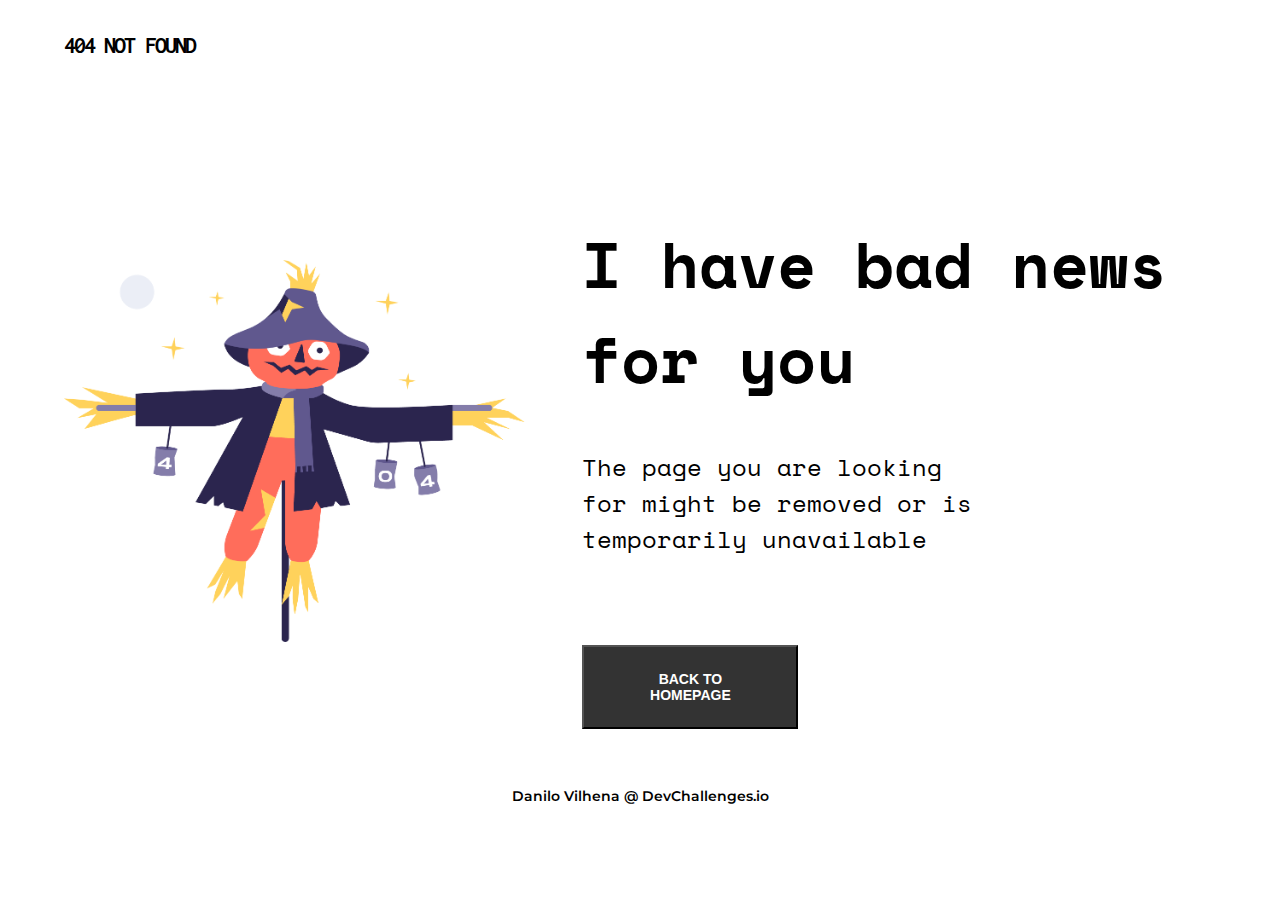
<file: 404-not-found/index.html>
<!doctype html>
<html lang="en">
  <head>
    <!-- Required meta tags -->
    <meta charset="utf-8">
    <meta name="viewport" content="width=device-width, initial-scale=1, shrink-to-fit=no">
    <!-- Bootstrap CSS -->
    <link rel="stylesheet" href="https://cdn.jsdelivr.net/npm/bootstrap@4.5.3/dist/css/bootstrap.min.css" integrity="sha384-TX8t27EcRE3e/ihU7zmQxVncDAy5uIKz4rEkgIXeMed4M0jlfIDPvg6uqKI2xXr2" crossorigin="anonymous">
    <!-- Local CSS -->
    <link rel="stylesheet" href="styles/styles.css">
    <link rel="stylesheet" href="styles/responsivity.css">
    <!-- Google Fonts -->
    <link rel="preconnect" href="https://fonts.gstatic.com">
    <link href="https://fonts.googleapis.com/css2?family=Montserrat:wght@400;600&family=Inconsolata:wght@700&family=Space+Mono:wght@400;700&display=swap" rel="stylesheet">
    <!-- Icon -->
    <link rel="icon" href="assets/icon.png">
    <title>404 Not Found</title>
  </head>
  <body>
    <header>
        <h1>404 Not Found</h1>
    </header>
    <main>
        <img src="assets/scarecrow.png" alt="Illustration of a scarecrow" class="img-fluid">
        <div>
            <h1>I have bad news for you</h1>
            <p>The page you are looking for might be removed or is temporarily unavailable</p>
            <button type="button" class="btn">Back to homepage</button>
        </div>
    </main>
    <footer>
        <p>Danilo Vilhena @ DevChallenges.io</p>
    </footer>
  </body>
</html>
</file>
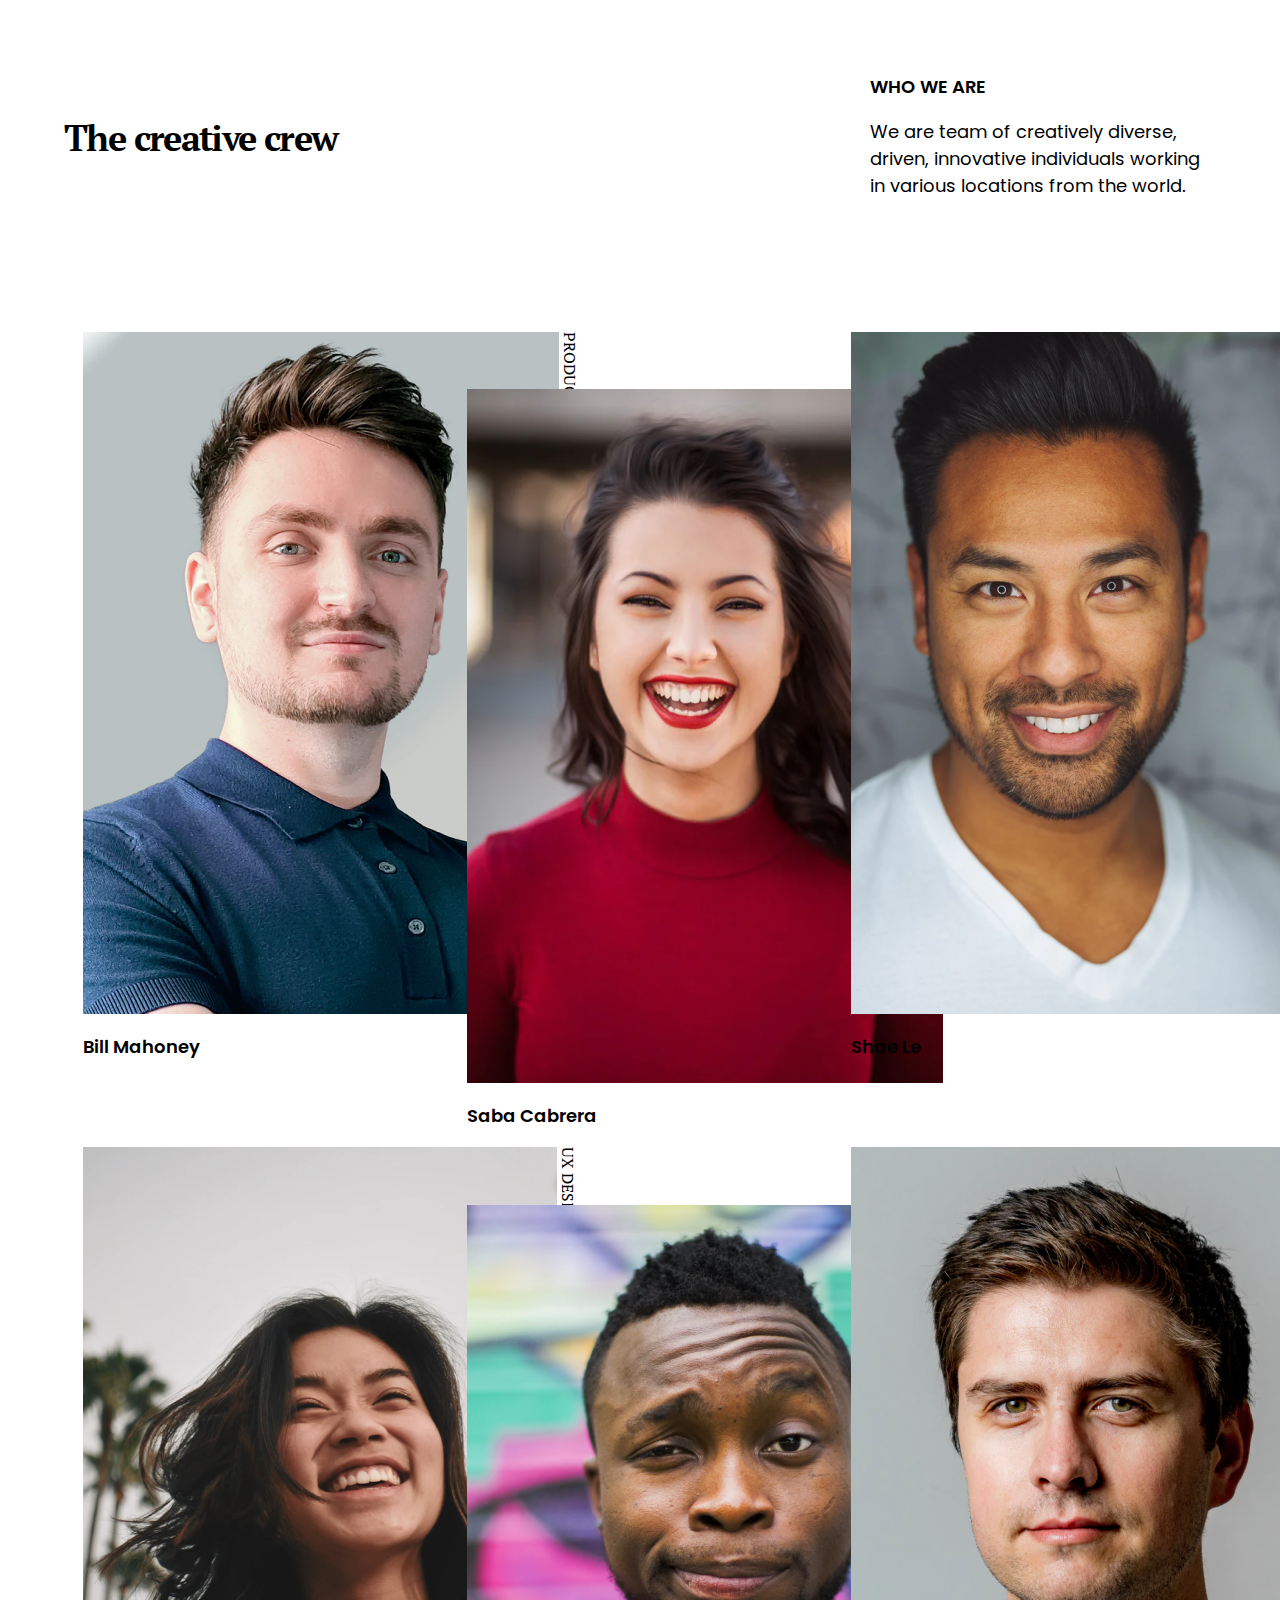
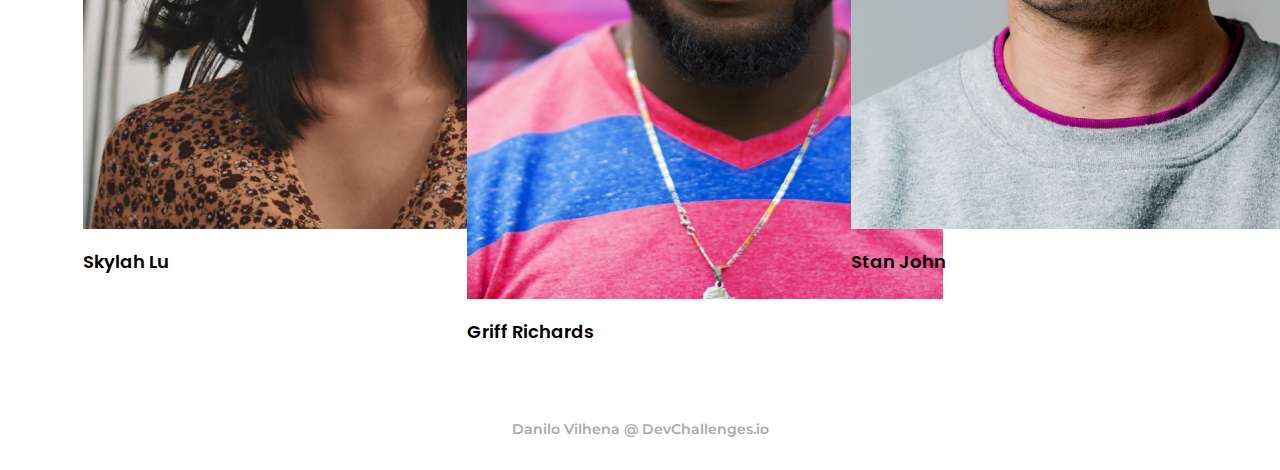
<file: my-team-page/index.html>
<!doctype html>
<html lang="en">
  <head>
    <!-- Required meta tags -->
    <meta charset="utf-8">
    <meta name="viewport" content="width=device-width, initial-scale=1, shrink-to-fit=no">
    <!-- Bootstrap CSS -->
    <link rel="stylesheet" href="https://cdn.jsdelivr.net/npm/bootstrap@4.5.3/dist/css/bootstrap.min.css" integrity="sha384-TX8t27EcRE3e/ihU7zmQxVncDAy5uIKz4rEkgIXeMed4M0jlfIDPvg6uqKI2xXr2" crossorigin="anonymous">
    <!-- Local CSS -->
    <link rel="stylesheet" href="styles/styles.css">
    <link rel="stylesheet" href="styles/responsivity.css">
    <!-- Google Fonts -->
    <link rel="preconnect" href="https://fonts.gstatic.com">
    <link href="https://fonts.googleapis.com/css2?family=Montserrat:wght@400;600&family=PT+Serif:wght@400;700&family=Poppins:wght@400;600&display=swap" rel="stylesheet">
    <!-- Icon -->
    <link rel="icon" href="assets/devchallenges.png">
    <title>My Team Page</title>
  </head>
  <body>
    <header>
        <h1>The creative crew</h1>
        <div>
          <h2>Who we are</h2>
          <p>We are team of creatively diverse, driven, innovative individuals working in various locations from the world.</p>
        </div>
    </header>
    <main>
        <section>
          <div>
            <img src="assets/photo1.png" class="img-fluid" alt="Bill Mahoney">
            <h3>Bill Mahoney</h3>
          </div>
          <p>Product owner</p>
        </section>
        <section class="middle">
          <div>
            <img src="assets/photo2.png" class="img-fluid" alt="Saba Cabrera">
            <h3>Saba Cabrera</h3>
          </div>
          <p>Art director</p>
        </section>
        <section>
          <div>
            <img src="assets/photo3.png" class="img-fluid" alt="Shae Le">
            <h3>Shae Le</h3>
          </div>
          <p>Tech Lead</p>
        </section>
        <section>
          <div>
            <img src="assets/photo4.png" class="img-fluid" alt="Skylah Lu">
            <h3>Skylah Lu</h3>
          </div>
          <p>UX Designer</p>
        </section>
        <section class="middle">
          <div>
            <img src="assets/photo5.png" class="img-fluid" alt="Griff Richards">
            <h3>Griff Richards</h3>
          </div>
          <p>Developer</p>
        </section>
        <section>
          <div>
            <img src="assets/photo6.png" class="img-fluid" alt="Stan John">
            <h3>Stan John</h3>
          </div>
          <p>Developer</p>
        </section>
        
    </main>
    <footer>
        <p>Danilo Vilhena @ DevChallenges.io</p>
    </footer>
  </body>
</html>
</file>
<file: 404-not-found/styles/styles.css>
body{
    font-family: 'Space Mono', monospace;
    margin-top: 2.5%;
    margin-bottom: 2.5%;
    width: 90%;
    margin-left: auto;
    margin-right: auto;
}

/* Header styling */
header{
    width: 100%;
}
header h1{
    font-family: 'Inconsolata', monospace;
    font-weight: 700;
    font-size: 24px;
    text-transform: uppercase;
    letter-spacing: -0.08em;
}

/* Main styling */
main{
    display: flex;
    justify-content: space-between;
    margin-top: 10%;
}
main img{
    width: 40%;
    object-fit: contain;
}
main div{
    width: 55%;
}
main h1{
    font-weight: 700;
    font-size: 64px;
}
main p{
    font-size: 24px;
    margin-top: 2rem;
    width: 65%;
}
main button{
    width: 13.5rem;
    background-color: #333333 !important;
    border-radius: 0 !important;
    padding-top: 1.5rem !important;
    padding-bottom: 1.5rem !important;
    padding-left: 2rem !important;
    padding-right: 2rem !important;
    margin-top: 4rem;
    color: #FFFFFF !important;
    font-size: 14px !important;
    font-weight: 700 !important;
    text-transform: uppercase;
}

/* Footer styling */
footer{
    width: 100%;
    margin-top: 5%;
}
footer p{
    text-align: center;
    font-family: 'Montserrat', sans-serif;
    font-weight: 600;
    font-size: 14px;
}
</file>
<file: 404-not-found/styles/responsivity.css>
@media (max-width: 991.98px) {
    main{
        flex-direction: column;
        align-items: center;
    }
    main img{
        width: 50%;
        margin-bottom: 10%;
    }
    main div, main h1, main p{
        width: 100%;
    }
}

@media (max-width: 768px){
    main img{
        width: 75%;
    }
}

@media (max-width: 576px){
    main img{
        width: 100%;
    }
}
</file>
<file: my-team-page/styles/styles.css>
body{
    font-family: 'Poppins', sans-serif;
    margin-top: 2.5%;
    margin-bottom: 2.5%;
    width: 90%;
    margin-left: auto;
    margin-right: auto;
}
/* Header styling */
header{
    display: flex;
    justify-content: space-between;
    align-items: center;
    margin-top: 5%;
}
header h1{
    font-family: 'PT Serif', sans-serif;
    font-size: 36px;
    font-weight: 700;
    letter-spacing: -0.045em;
}
header div{
    width: 30%;
}
header div h2{
    font-family: 'Poppins', sans-serif;
    font-size: 18px;
    font-style: normal;
    font-weight: 600;
    line-height: 27px;
    letter-spacing: 0em;
    text-align: left;
    text-transform: uppercase;
}
header div p{
    font-family: Poppins;
    font-style: normal;
    font-weight: normal;
    font-size: 18px;
    line-height: 27px;
}

/* Main styling */
main{
    display: flex;
    justify-content: space-around;
    flex-wrap: wrap;
    margin-top: 10%;
}
main section{
    width: 30%;
    display: flex;
}
main section h3{
    font-family: Poppins;
    font-size: 18px;
    font-style: normal;
    font-weight: 600;
    line-height: 27px;
    letter-spacing: 0em;
    text-align: left;
    margin-top: 2.5%;
}
main section p{
    font-family: 'PT Serif', sans-serif;
    font-style: normal;
    font-weight: normal;
    font-size: 16px;
    text-transform: uppercase;
    writing-mode: vertical-rl;
    text-orientation: mixed;
    margin: 0;
}
.middle{
    margin-top: 5%;
}

/* Footer styling */
footer{
    width: 100%;
    margin-top: 5%;
}
footer p{
    text-align: center;
    font-family: 'Montserrat', sans-serif;
    font-weight: 600;
    font-size: 14px;
    color: #A9A9A9;
}
</file>
<file: my-team-page/styles/responsivity.css>
@media (max-width: 768px){
    header{
        flex-direction: column;
    }
    header h1{
        align-self: flex-start;
    }
    header div{
        width: 100%;
        margin-top: 5%;
    }
    main section{
        width: 40%;
    }
    main section h3{
        margin-top: 5%;
    }
}
</file>
